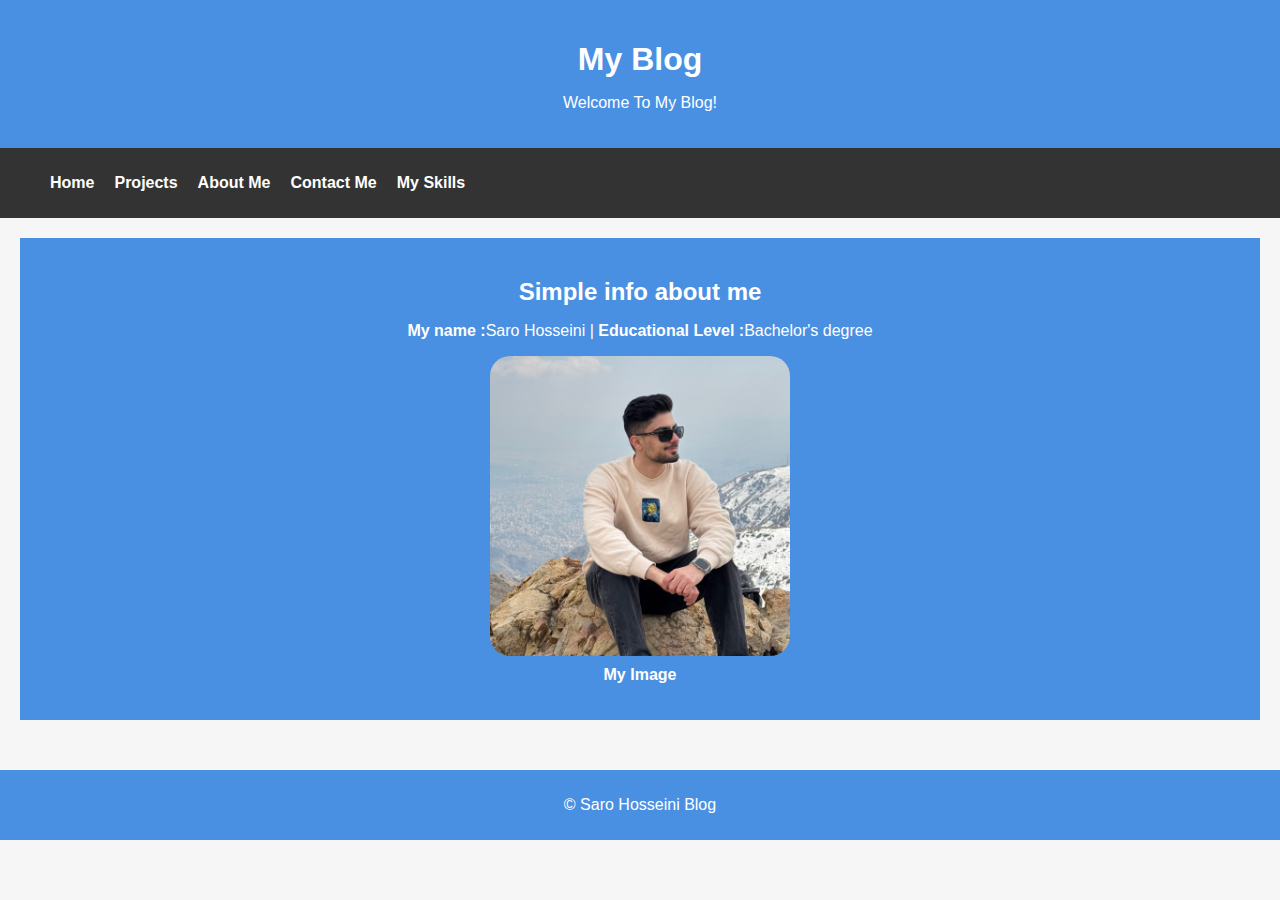
<file: index.html>
<!DOCTYPE html>
<html lang="en">
  <head>
    <meta charset="UTF-8" />
    <meta name="viewport" content="width=device-width, initial-scale=1.0" />
    <meta name="author" content="Saro Hosseini" />
    <title>My Blog Post</title>
    <link rel="stylesheet" href="css/style.css" />
  </head>
  <body>
    <header>
      <h1>My Blog</h1>
      <p>Welcome To My Blog!</p>
    </header>
    <nav>
      <ul>
        <li><a href="index.html">Home</a></li>
        <li><a href="projects.html" target="_blank">Projects</a></li>
        <li><a href="about.html" target="_blank">About Me</a></li>
        <li><a href="contact.html" target="_blank">Contact Me</a></li>
        <li><a href="skills.html" target="_blank">My Skills</a></li>
      </ul>
    </nav>
    <main>
      <article>
        <header>
          <h2>Simple info about me</h2>
          <p>
            <strong>My name :</strong>Saro Hosseini |
            <strong>Educational Level :</strong>Bachelor's degree
          </p>
          <figure>
            <img src="images/self-image.jpg" alt="Saro-image" />
            <figcaption><b>My Image</b></figcaption>
          </figure>
        </header>
      </article>
    </main>
    <footer>
      <p>&copy; Saro Hosseini Blog</p>
    </footer>
  </body>
</html>
</file>
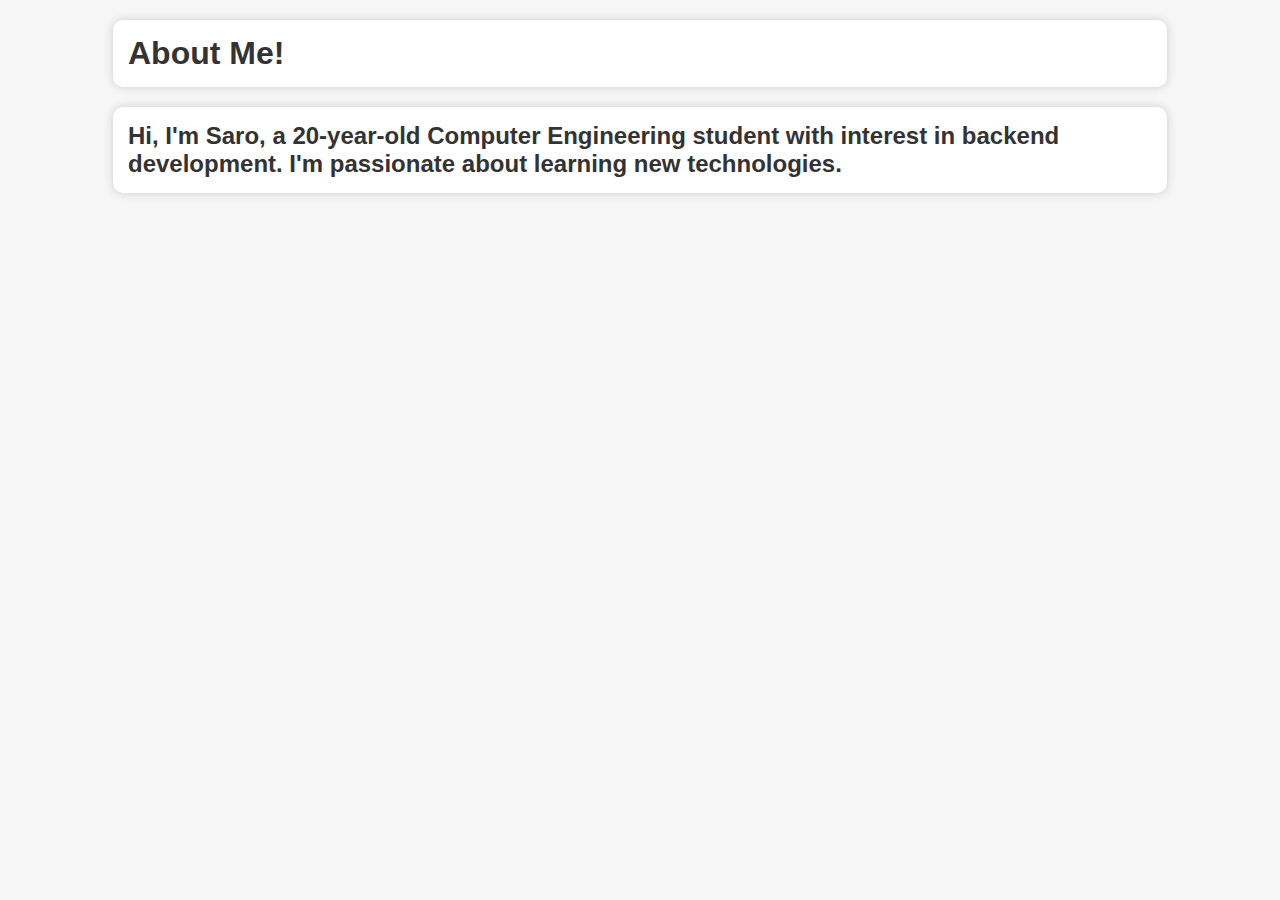
<file: about.html>
<!DOCTYPE html>
<html lang="en">
  <head>
    <meta charset="UTF-8" />
    <meta name="viewport" content="width=device-width, initial-scale=1.0" />
    <title>About me</title>
    <link rel="stylesheet" href="css/style.css" />
  </head>
  <body>
    <h1 id="h1con">About Me!</h1>
    <p><h2 id="h1con">Hi, I'm Saro, a 20-year-old Computer Engineering student with interest in backend development. I'm passionate about learning new technologies.</h2></p>
  </body>
</html>
</file>
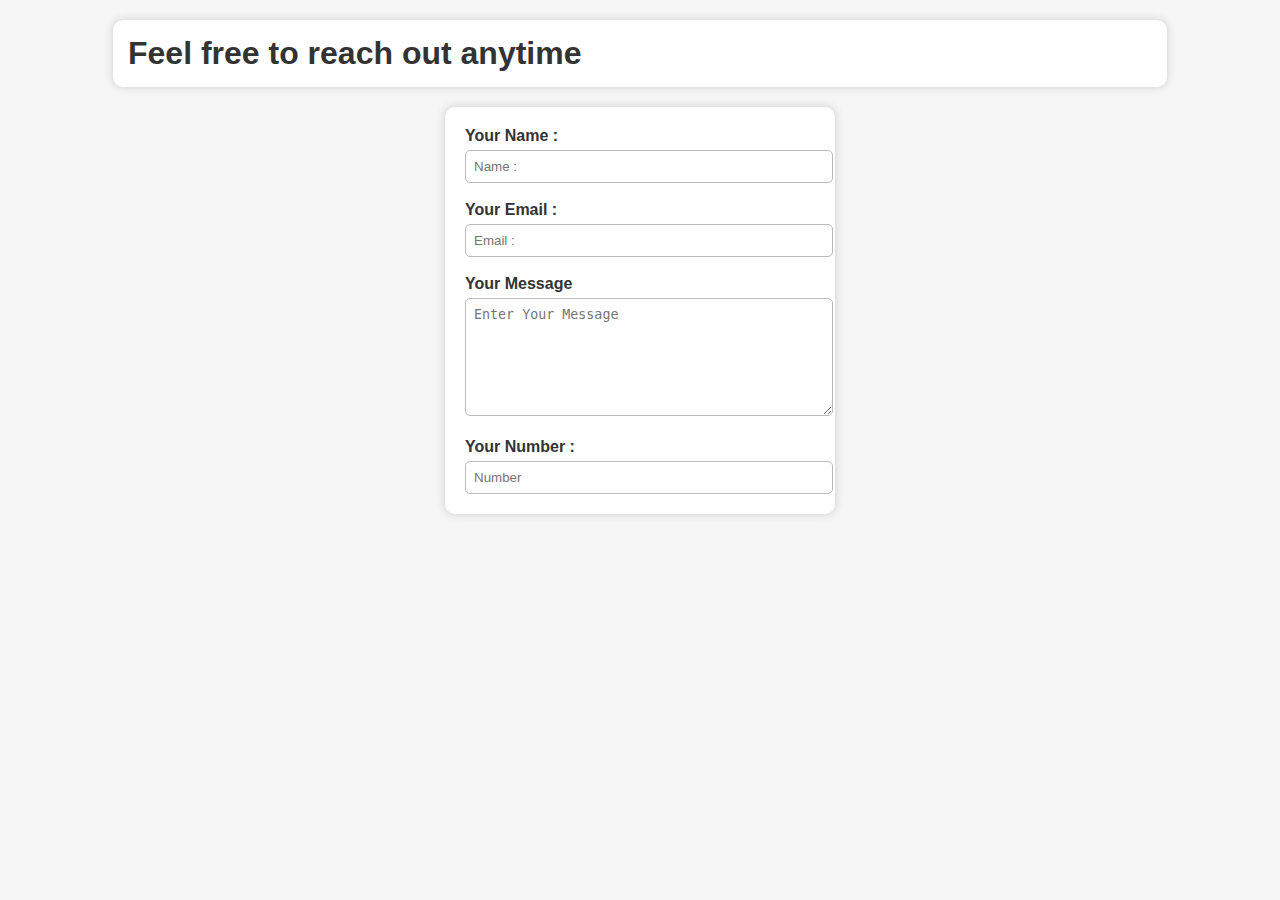
<file: contact.html>
<!DOCTYPE html>
<html lang="en">
<head>
    <meta charset="UTF-8">
    <meta name="viewport" content="width=device-width, initial-scale=1.0">
    <title>Contact Me</title>
    <link rel="stylesheet" href="css/style.css">
</head>
<body>
    <h1 id="h1con">Feel free to reach out anytime</h1>
    <form action="">
        <label for="name">
            Your Name : 
            <input type="text" placeholder="Name :">

        </label>
        <br><br>
        <label for="email">
            Your Email :
            <input type="email" placeholder="Email : ">
        </label>
        <br><br>
        <label for="textarea">
            Your Message
            <textarea name="" id="" placeholder="Enter Your Message"></textarea>
        <br><br>
        </label>
        <label for="number">
            Your Number :
            <input type="number" name="" id="" placeholder="Number">
        </label>
    </form>
    
</body>
</html>
</file>
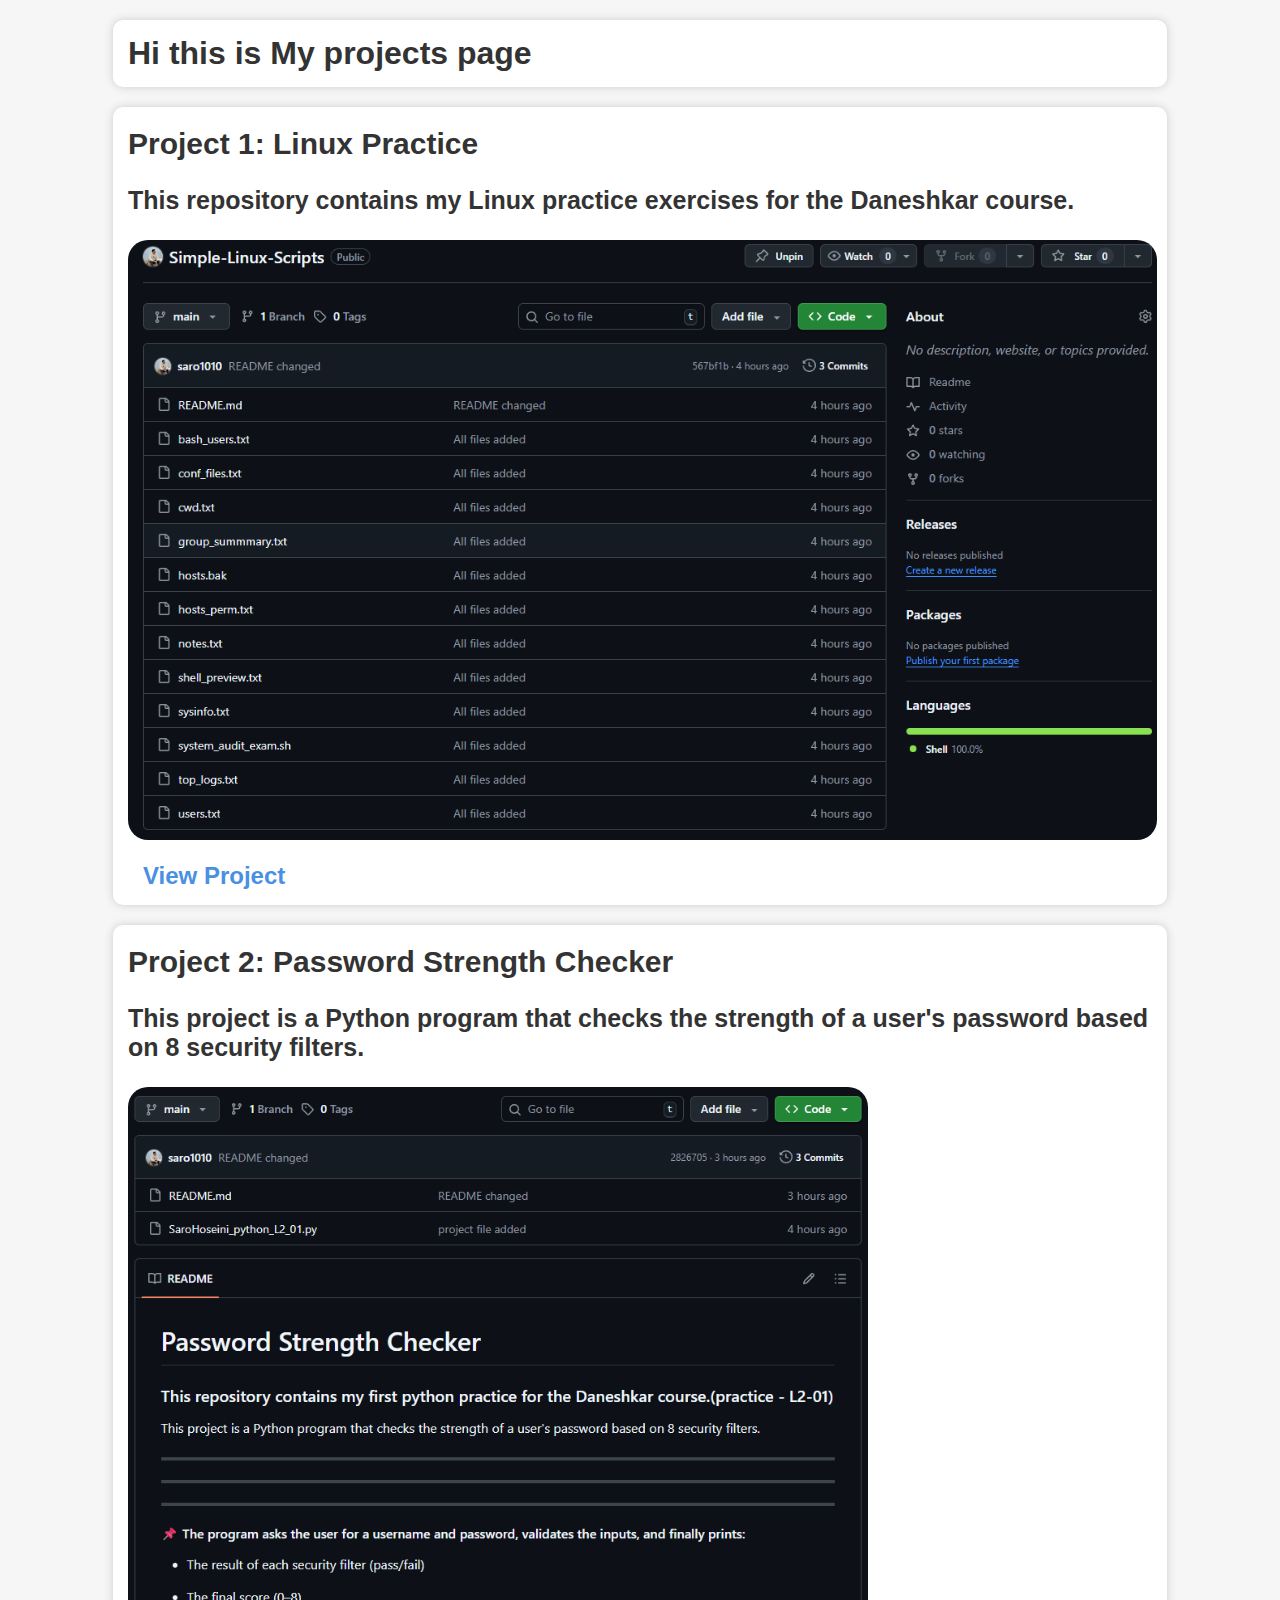
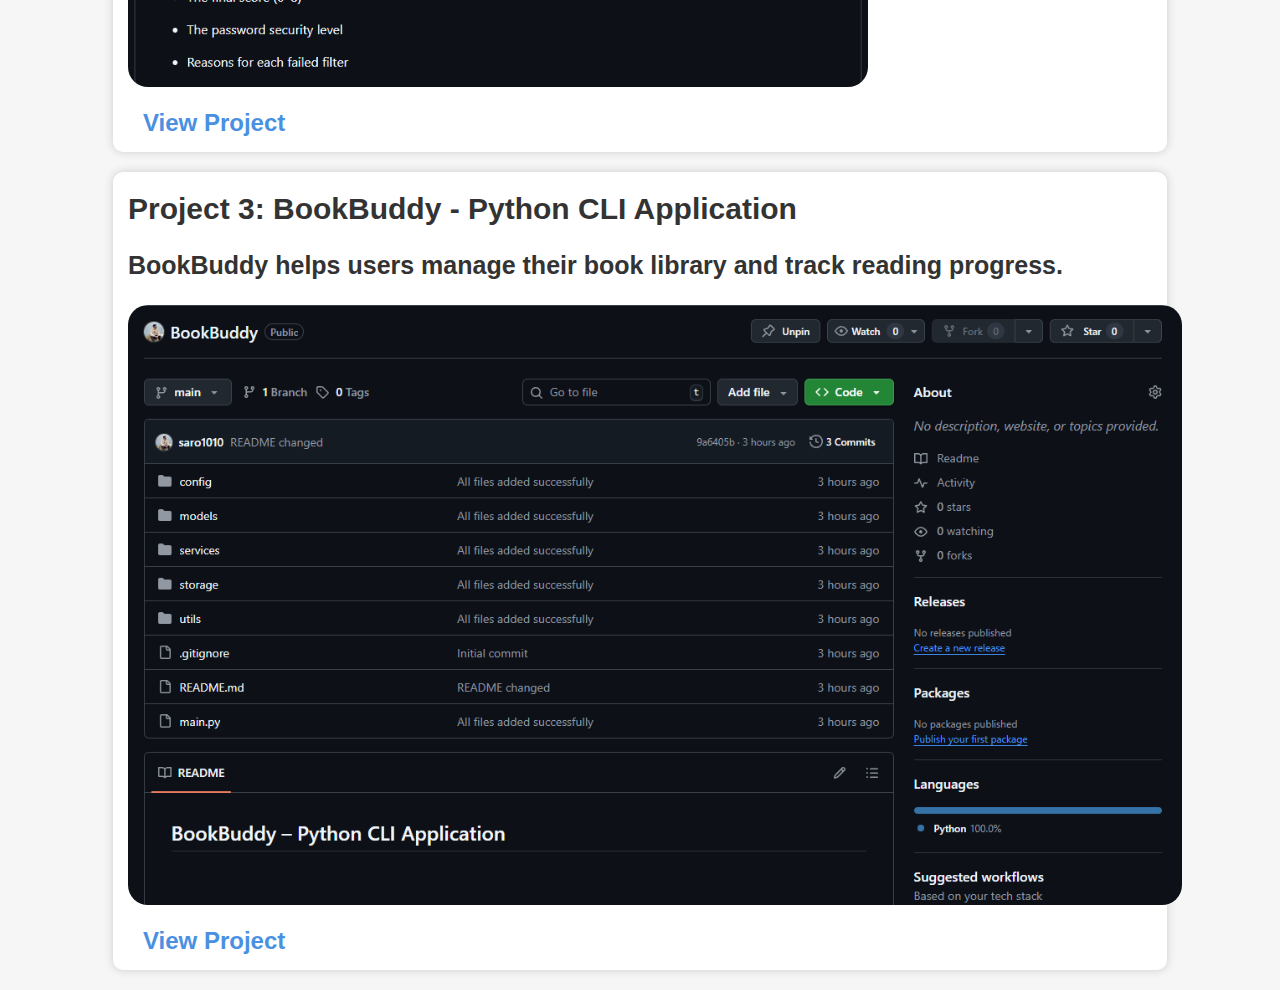
<file: projects.html>
<!DOCTYPE html>
<html lang="en">
  <head>
    <meta charset="UTF-8" />
    <meta name="viewport" content="width=device-width, initial-scale=1.0" />
    <title>My Projects</title>
    <link rel="stylesheet" href="css/style.css">
  </head>
  <body>
<h1 class="project-card">Hi this is My projects page</h1>

<div class="project-card">
  <h2 id="projecth2">Project 1: Linux Practice</h2>
  <p id="projectp">This repository contains my Linux practice exercises for the Daneshkar course.</p>
  <img class="pimages" src="images/project1_image.jpg" alt="project1_image"> <br><br>
  <a href="https://github.com/saro1010/Simple-Linux-Scripts" target="_blank">View Project</a>
</div>

<div class="project-card">
  <h2 id="projecth2">Project 2: Password Strength Checker</h2>
  <p id="projectp">This project is a Python program that checks the strength of a user's password based on 8 security filters.</p>
  <img class="pimages" src="images/project2_image.jpg" alt="project2_image"> <br><br>
  <a href="https://github.com/saro1010/PasswordStrengthChecker" target="_blank">View Project</a>
</div>

<div class="project-card">
  <h2 id="projecth2">Project 3: BookBuddy - Python CLI Application</h2>
  <p id="projectp">BookBuddy helps users manage their book library and track reading progress.</p>
  <img class="pimages" src="images/project3_image.jpg" alt="project3_image"> <br><br>
  <a href="https://github.com/saro1010/BookBuddy" target="_blank">View Project</a>
</div>
  </body>
</html>
</file>
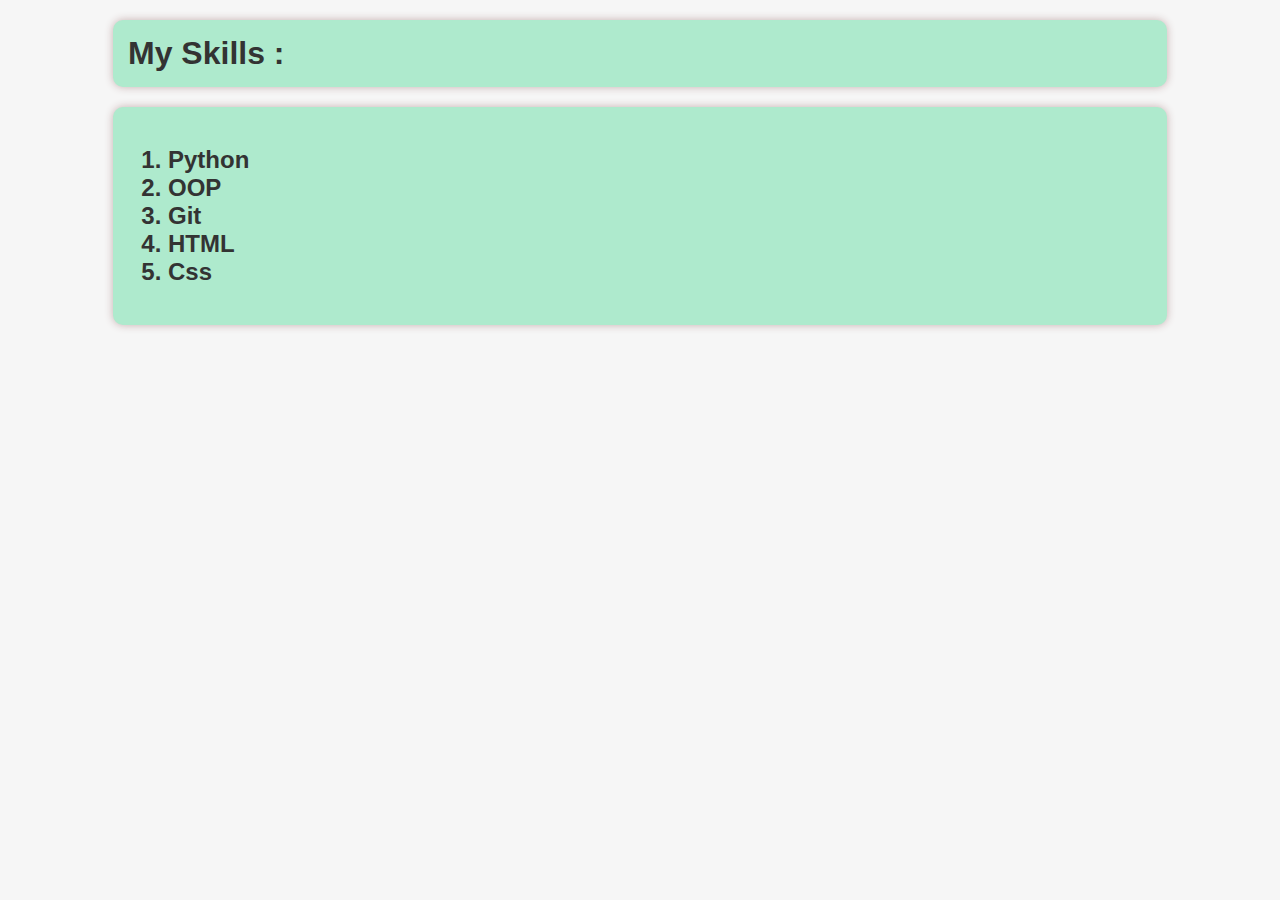
<file: skills.html>
<!DOCTYPE html>
<html lang="en">
<head>
    <meta charset="UTF-8">
    <meta name="viewport" content="width=device-width, initial-scale=1.0">
    <title>My Skills</title>
    <link rel="stylesheet" href="css/style.css">
    <h1 id="h1skill">My Skills :</h1>
    <h2 id="h1skill"><ol>
        <li>Python</li>
        <li>OOP</li>
        <li>Git</li>
        <li>HTML</li>
        <li>Css</li>

    </ol></h2>
</head>
<body>
    
</body>
</html>
</file>
<file: css/style.css>
body {
  font-family: Arial, Helvetica, sans-serif;
  margin: 0;
  padding: 0;
  background: #f6f6f6;
  color: #333;
}

header {
  background: #4a90e2;
  color: white;
  padding: 20px;
  text-align: center;
}

h1, h2, h3 {
  font-weight: 600;
  margin-bottom: 10px;
}

nav {
  background: #333;
  padding: 10px;
}

nav ul {
  list-style: none;
  display: flex;
  gap: 20px;
}

nav a {
  color: white;
  text-decoration: none;
  font-weight: bold;
}

nav a:hover {
  text-decoration: underline;
}

main, div {
  padding: 20px;
}

figure img {
  border-radius: 20px;
  width: 300px;
  display: block;
  margin: 10px auto;
}

form {
  background: white;
  padding: 20px;
  width: 350px;
  margin: 20px auto;
  border-radius: 10px;
  box-shadow: 0 0 10px #ccc;
}

input, textarea {
  width: 100%;
  padding: 8px;
  margin-top: 5px;
  border-radius: 5px;
  border: 1px solid #bbb;
}

textarea {
  height: 100px;
}


label {
  font-weight: bold;
}

footer {
  background: #4a90e2;
  color: white;
  padding: 10px;
  text-align: center;
  margin-top: 30px;
}
#h1con{
  background: white;
  padding: 15px;
  margin: 20px auto;
  width: 80%;
  border-radius: 10px;
  box-shadow: 0 0 8px #ccc;
}
#h1skill{
  background: rgb(174, 234, 205);
  padding: 15px;
  margin: 20px auto;
  width: 80%;
  border-radius: 10px;
  box-shadow: 0 0 8px #c7b0b0;
}
.project-card {
  background: white;
  padding: 15px;
  margin: 20px auto;
  width: 80%;
  border-radius: 10px;
  box-shadow: 0 0 8px #ccc;
}

.project-card h2,
.project-card h3 {
  margin: 5px 0;
}

.project-card a {
  color: #4a90e2;
  font-weight: bold;
  text-decoration: none;
  padding:15px;
  font-size: 24px;
}

.project-card a:hover {
  text-decoration: underline;
}

.pimages{
  height: 600px;
  border-radius: 20px;
}
#projectp{
  font-size: 25px;
  font-weight: bold;
}
#projecth2{
  font-size: 30px;
}
</file>
